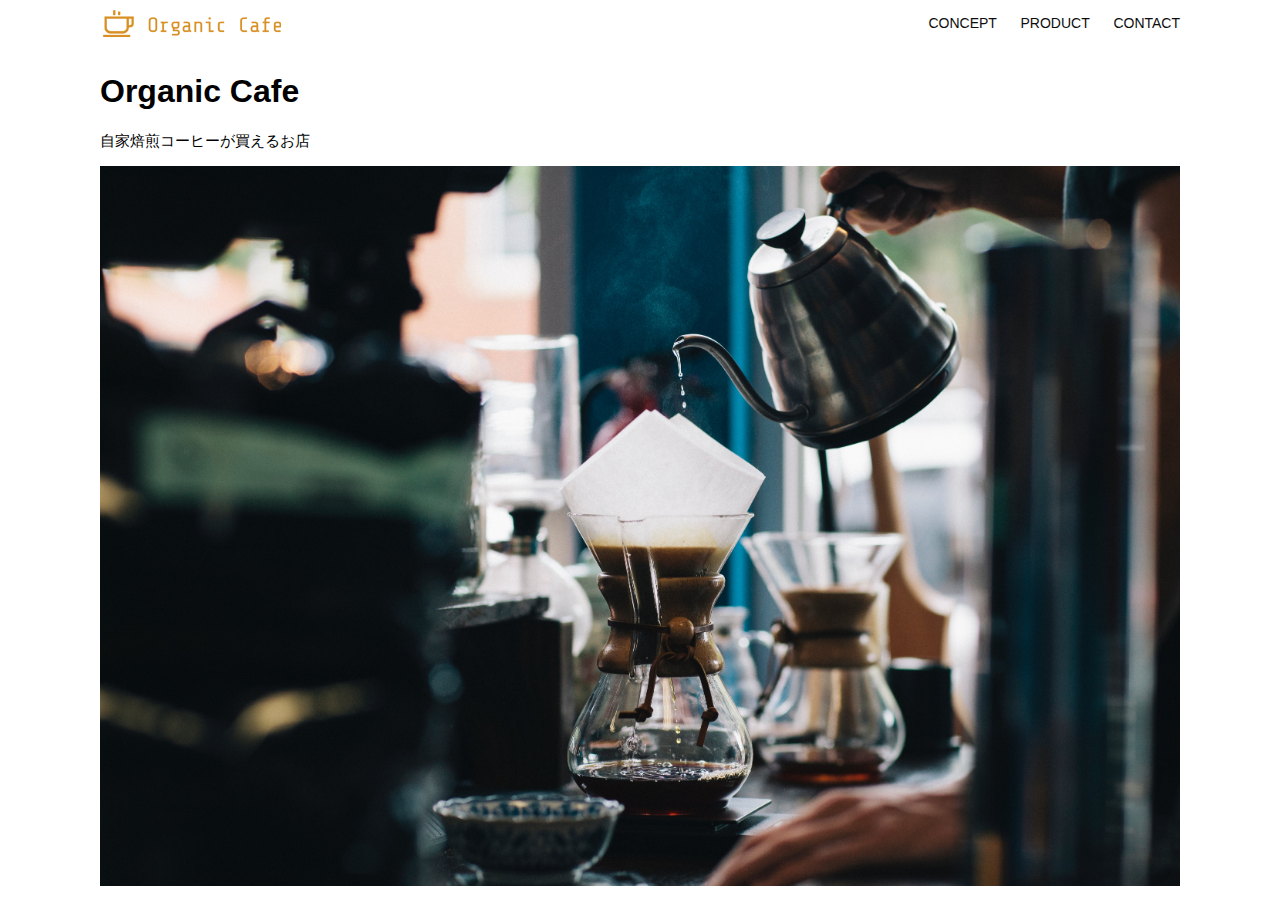
<file: html-css-kadai_013/index.html>
<!DOCTYPE html>
<html>

<head>
  <title>Organic Cafe</title>
  <meta charset="UTF-8" />
  <meta name="description" content="自家焙煎のコーヒーがお家で楽しめるOrganic Cafe" />
  <meta name="viewport" content="width=device-width, initial-scale=1.0" />
  <link rel="stylesheet" href="style.css" />
</head>

<body>
  <!-- ヘッダー -->
  <header>
    <!-- ロゴ -->
    <a href="index.html" id="logo"><img src="images/logo.png" alt="トップページに戻る" /></a>

    <!-- PC用ナビゲーション -->
    <nav id="nav-pc">
      <a href="index.html#concept">CONCEPT</a>
      <a href="index.html#product">PRODUCT</a>
      <a href="index.html#contact">CONTACT</a>
    </nav>
    <img id="menu-sp" src="images/button-menu.png" alt="ナビゲーションを開く"
      onclick="document.getElementById('nav-sp').style.display = 'block'">
    <nav id="nav-sp">
      <ul>
        <li>
          <img id="close" src="images/button-close.png" alt="ナビゲーションを閉じる"
            onclick="document.getElementById('nav-sp').style.display = 'none'">
        </li>
        <li>
          <a id="logo-sp" href="index.html" onclick="document.getElementById('nav-sp').style.display = 'none'"><img
              src="images/logo-sp.png" alt="トップページに戻る"></a>
        </li>
        <li><a class="menu" href="index.html#concept"
            onclick="document.getElementById('nav-sp').style.display = 'none'">CONCEPT</a></li>
        <li><a class="menu" href="index.html#product"
            onclick="document.getElementById('nav-sp').style.display = 'none'">PRODUCT</a></li>
        <li><a class="menu" href="index.html#contact"
            onclick="document.getElementById('nav-sp').style.display = 'none'">CONTACT</a></li>
      </ul>
    </nav>
  </header>

  <main>
    <article>
      <!-- メインビジュアル -->
      <section id="main-visual">
        <div id="main-message">
          <h1>Organic Cafe</h1>
          <p>自家焙煎コーヒーが買えるお店</p>
        </div>
        <img src="images/main-image.jpg" alt="コーヒーをハンドドリップで淹れる画像" />
      </section>
    </article>
  </main>
</body>

</html>
</file>
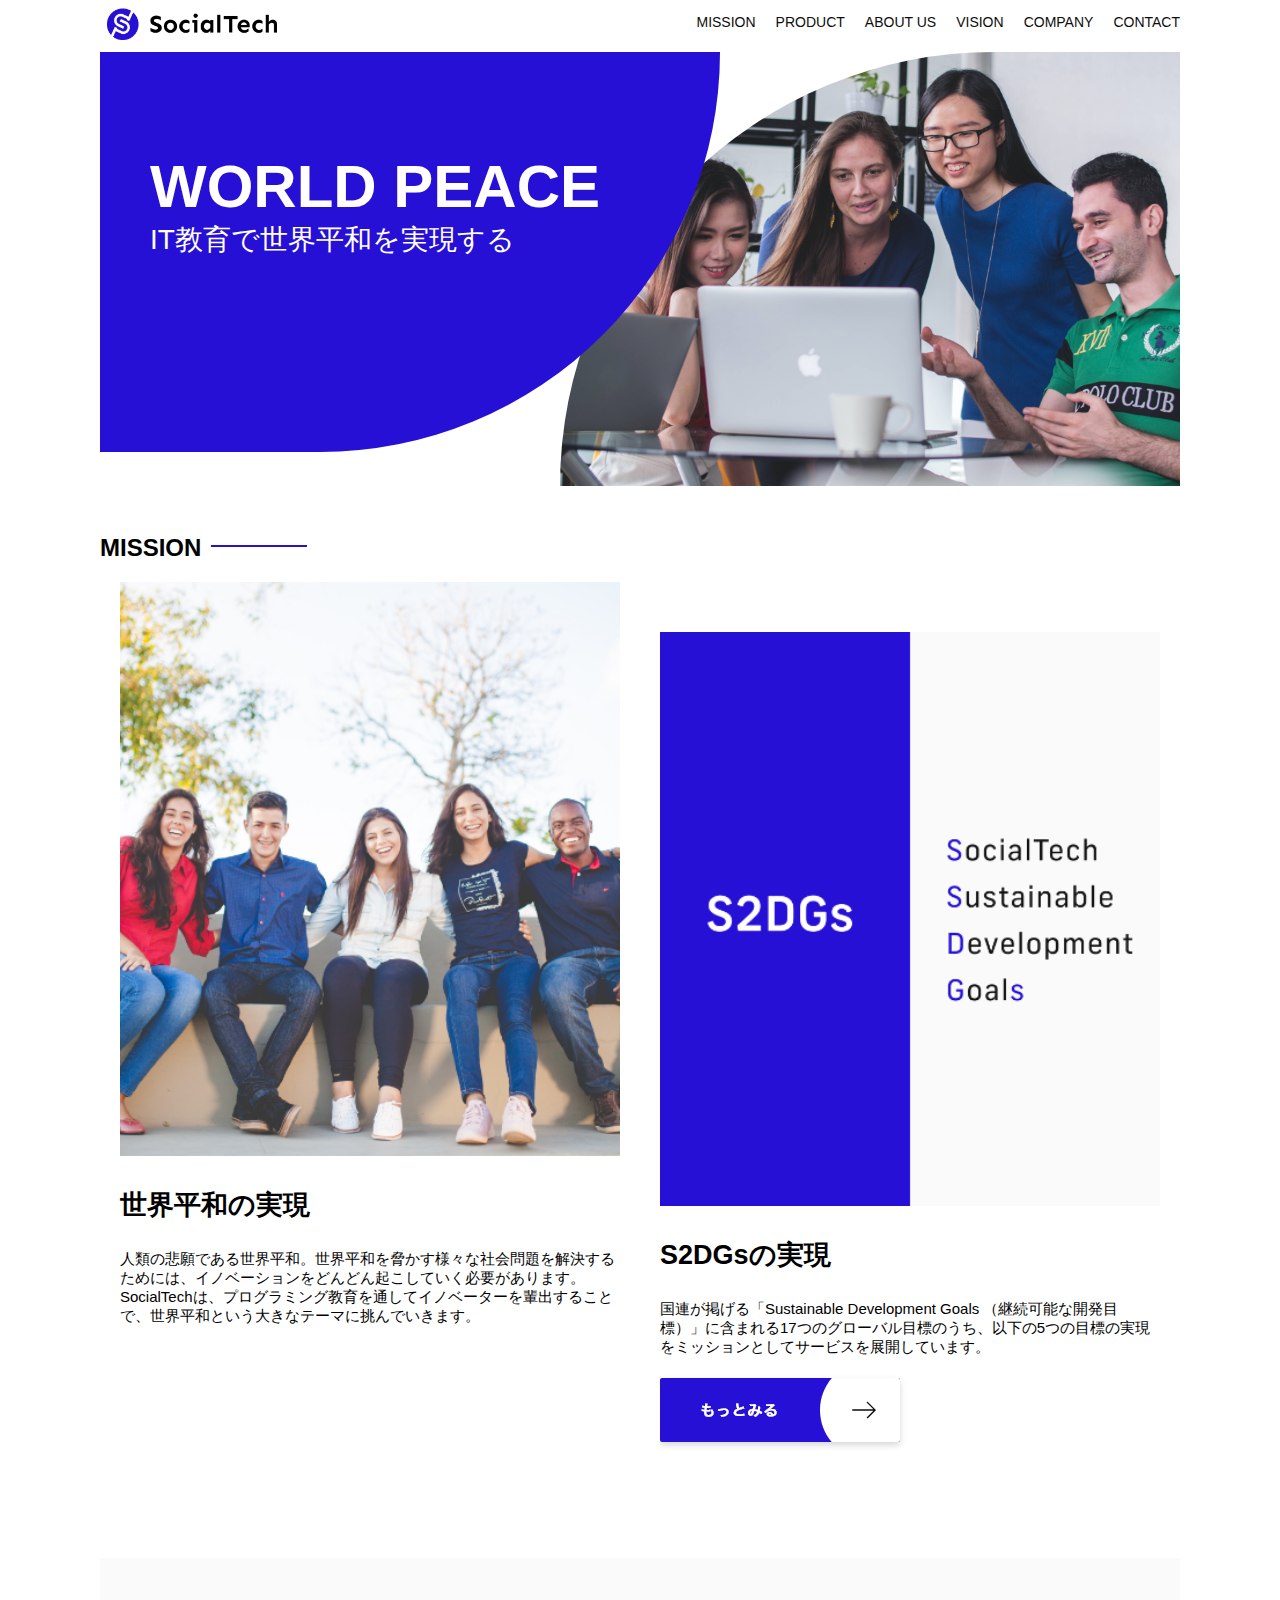
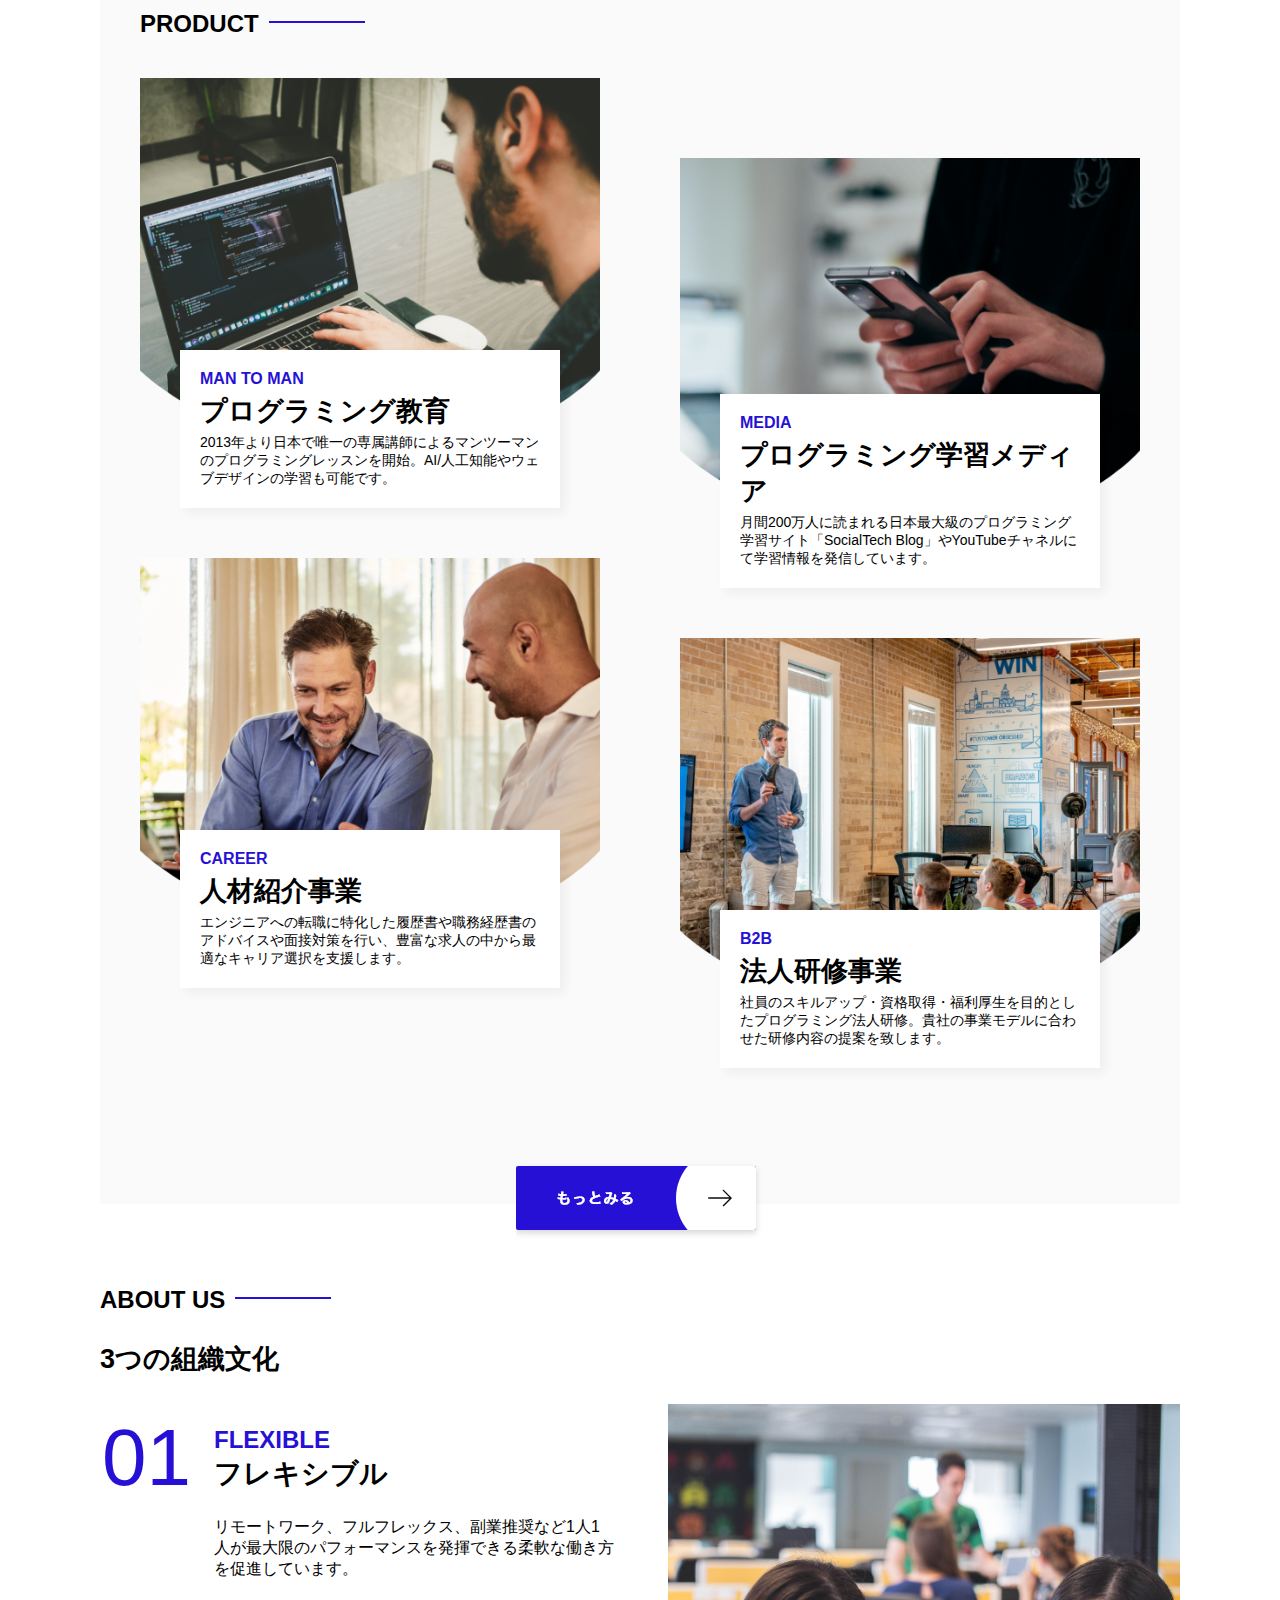
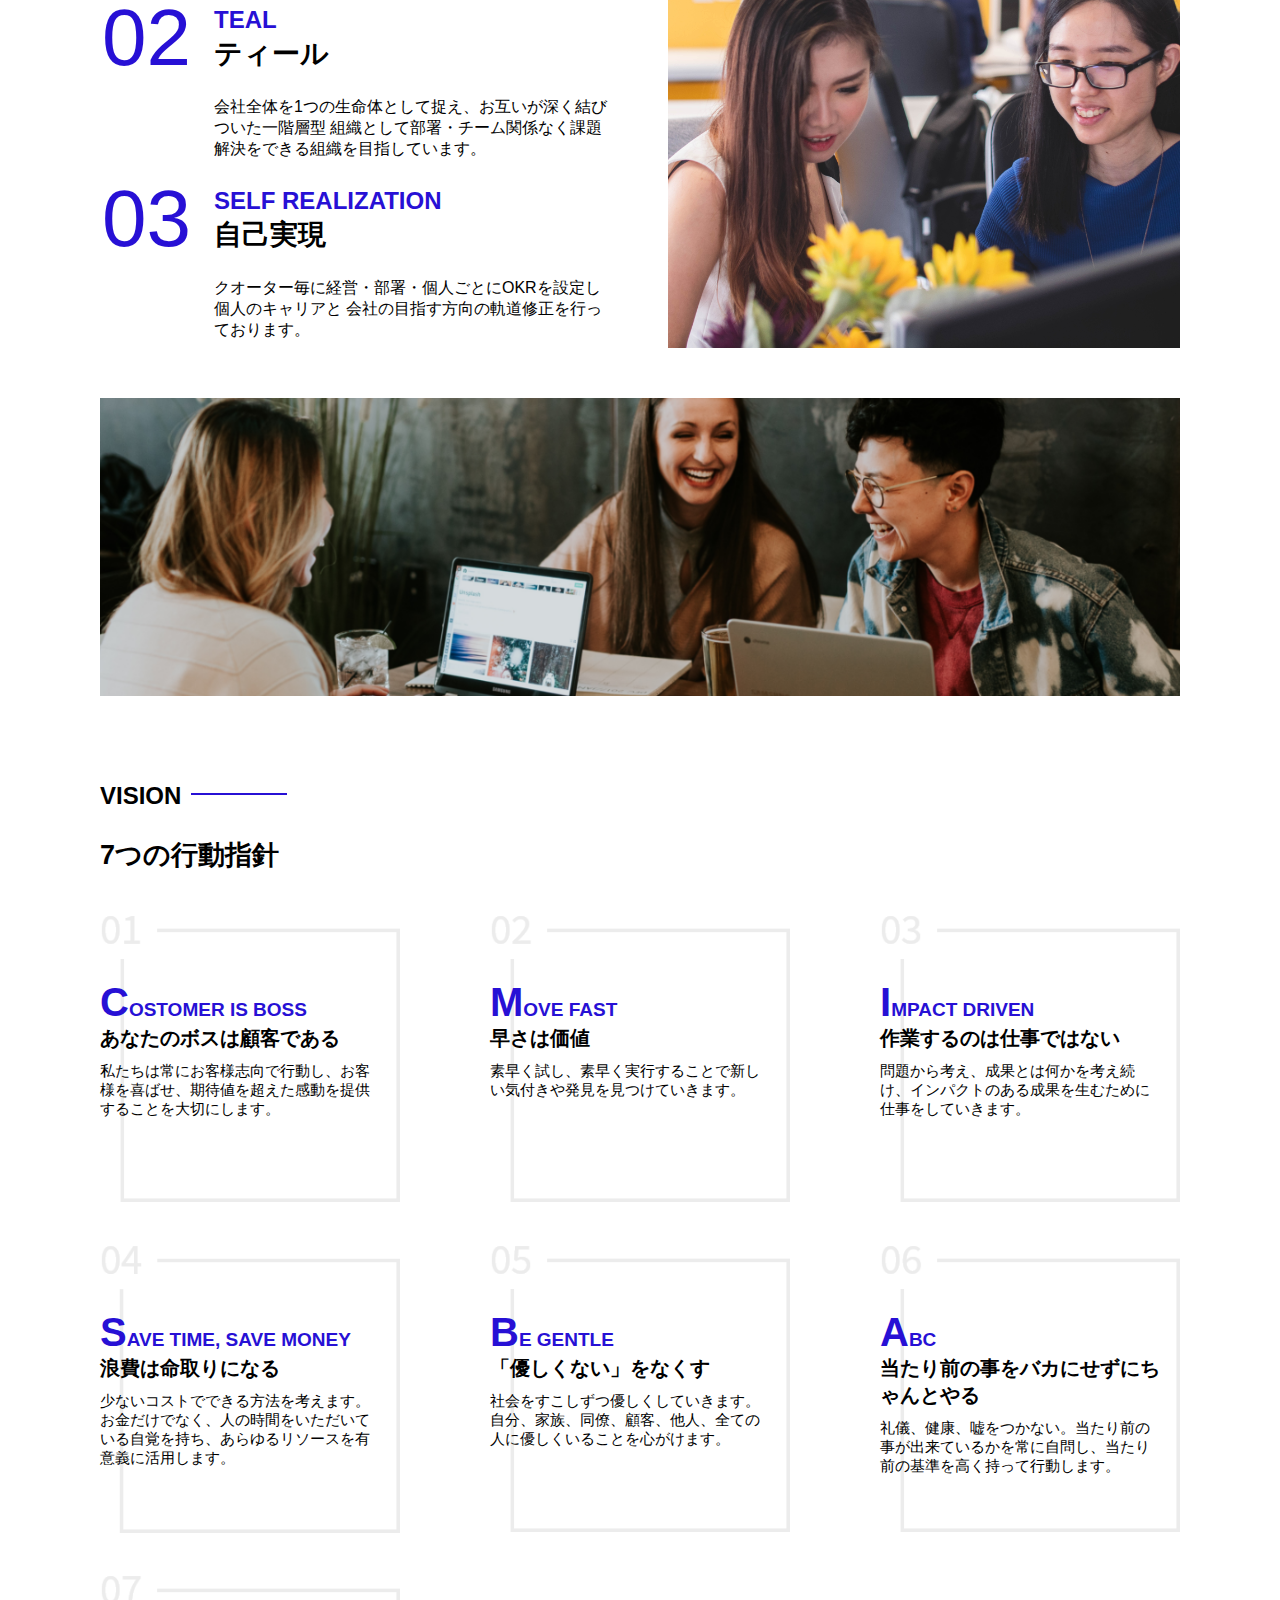
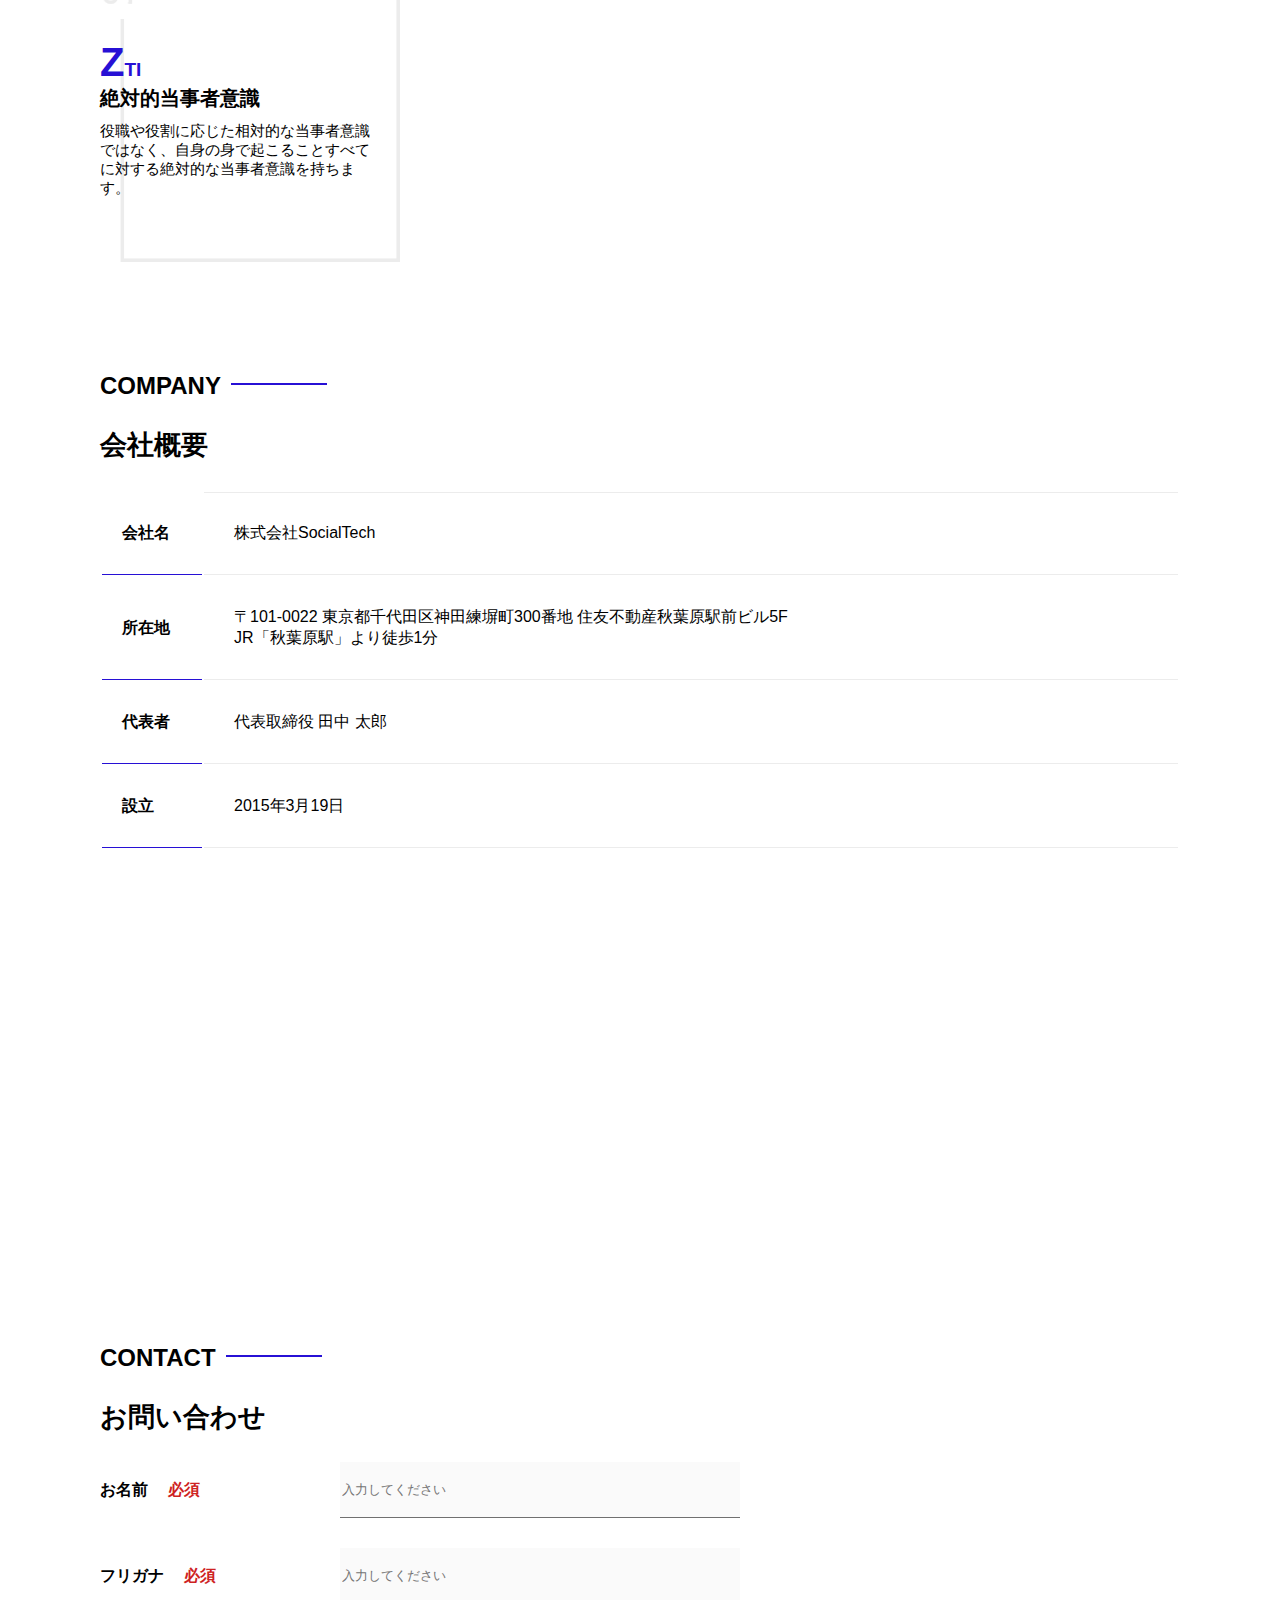
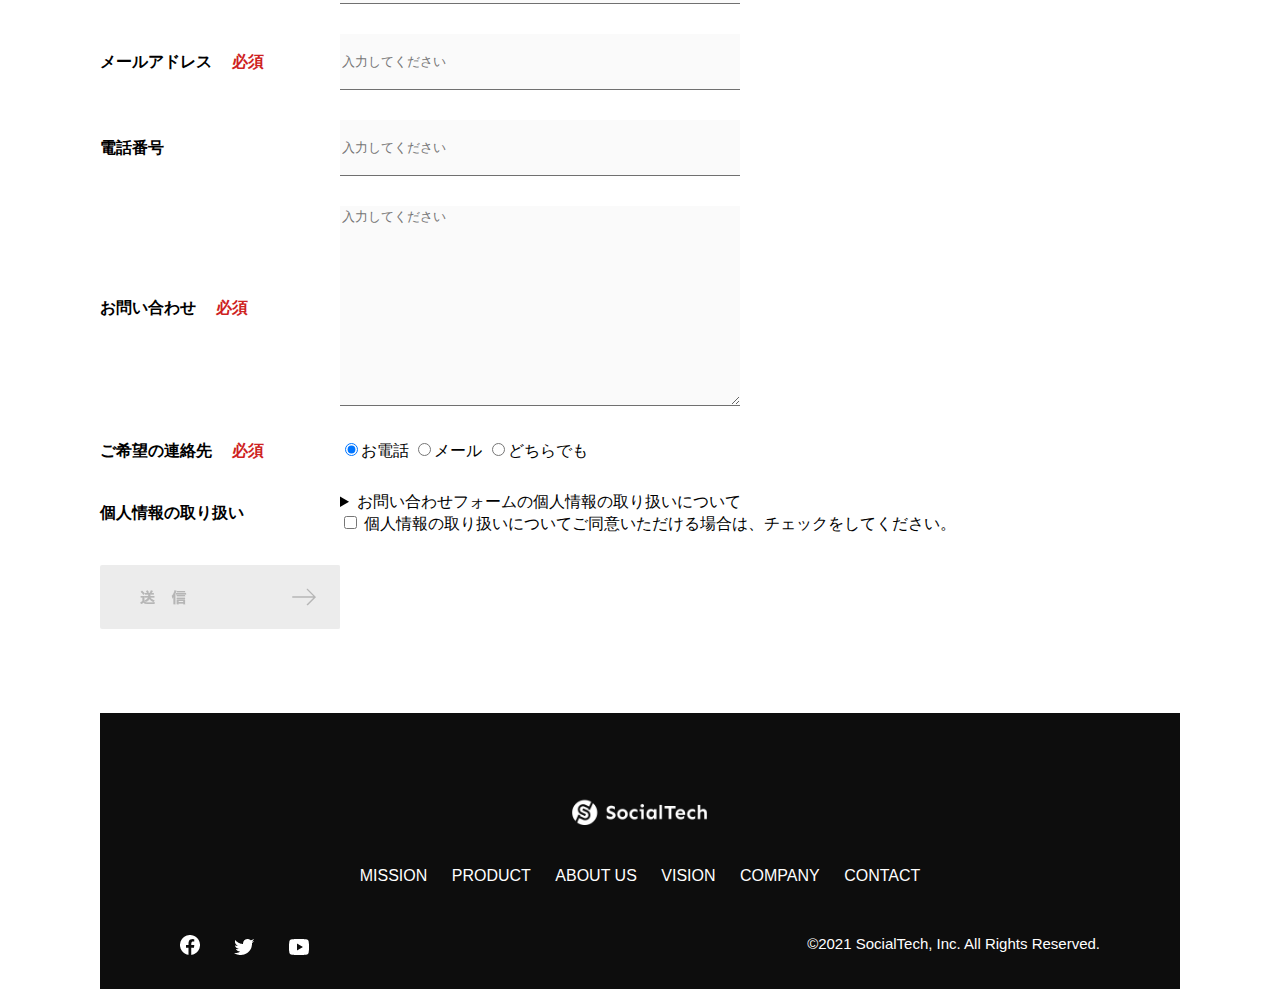
<file: kadai_tutorial_output/socialtech/index.html>
<!DOCTYPE html>
<html>

<head>
    <title>SocialTech</title>
    <meta charset="UTF-8">
    <meta name="description" content="SocialTechはEdTech業界のリーディングカンパニーを目指します。">
    <meta name="viewport" content="width=device-width, initial-scale=1.0">
    <link rel="stylesheet" href="style.css">
</head>

<body>
    <header>
        <a href="index.html" id="logo">
            <img src="images/logo.png" alt="トップページに戻る">
        </a>
        <nav id="nav-pc">
            <ul>
                <li><a href="mission.html">MISSION</a></li>
                <li><a href="product.html">PRODUCT</a></li>
                <li><a href="index.html#aboutus">ABOUT US</a></li>
                <li><a href="index.html#bision">VISION</a></li>
                <li><a href="index.html#company">COMPANY</a></li>
                <li><a href="index.html#contact">CONTACT</a></li>
            </ul>
        </nav>
        <button id="menu-sp" onclick="document.getElementById('nav-sp').style.display = 'block'">
            <img src="images/button-menu.png" alt="ナビゲーションを開く">
        </button>
        <div id="nav-sp">
            <button id="close" onclick="document.getElementById('nav-sp').style.display = 'none'">
                <img src="images/button-close.png" alt="ナビゲーションを閉じる">
            </button>

            <nav>
                <ul>
                    <li>
                        <a id="logo-sp" href="index.html"
                            onclick="document.getElementById('nav-sp').style.display = 'none'"><img
                                src="images/logo-sp.png" alt="トップページに戻る"></a>
                    </li>
                    <li><a class="menu" href="mission.html"
                            onclick="document.getElementById('nav-sp').style.display = 'none'">MISSION</a></li>
                    <li><a class="menu" href="product.html"
                            onclick="document.getElementById('nav-sp').style.display = 'none'">PRODUCT</a></li>
                    <li><a class="menu" href="index.html#aboutus"
                            onclick="document.getElementById('nav-sp').style.display = 'none'">ABOUT US</a></li>
                    <li><a class="menu" href="index.html#vision"
                            onclick="document.getElementById('nav-sp').style.display = 'none'">VISION</a></li>
                    <li><a class="menu" href="index.html#company"
                            onclick="document.getElementById('nav-sp').style.display = 'none'">COMPANY</a></li>
                    <li><a class="menu" href="index.html#contact"
                            onclick="document.getElementById('nav-sp').style.display = 'none'">CONTACT</a></li>
                </ul>
            </nav>
            <div id="sns">
                <a href="https://www.facebook.com/sejuku2013">
                    <img src="images/button-facebook.png" alt="Facebookのリンク">
                </a>
                <a href="https://twitter.com/samuraijuku">
                    <img src="images/button-twitter.png" alt="Twitterのリンク">
                </a>
                <a href="https://www.youtube.com/channel/UCCFOQO5aDK0xXam4cUQXT8g">
                    <img src="images/button-youtube.png" alt="YouTubeのリンク">
                </a>
            </div>
        </div>
    </header>
    <main>
        <article>
            <section id="main-visual">
                <div id="main-message">
                    <h1>WORLD PEACE</h1>
                    <p>IT教育で世界平和を実現する</p>
                </div>
                <img src="images/index/index-main.png" alt="PCの周りに集まる多国籍の仲間たち">
            </section>

            <section id="mission">
                <h2 class="index-h2">MISSION</h2>
                <div id="mission-flex">
                    <div>
                        <img id="mission-photo" src="images/index/index-mission.png" alt="野外のベンチで写真を撮影する外国籍の仲間たち">
                        <h3>世界平和の実現</h3>
                        <p>
                            人類の悲願である世界平和。世界平和を脅かす様々な社会問題を解決するためには、イノベーションをどんどん起こしていく必要があります。SocialTechは、プログラミング教育を通してイノベーターを輩出することで、世界平和という大きなテーマに挑んでいきます。
                        </p>
                    </div>
                    <div>
                        <img id="s2dgs" src="images/index/s2dgs.png" alt="S2DGs">
                        <h3>S2DGsの実現</h3>
                        <p>国連が掲げる「Sustainable Development Goals
                            （継続可能な開発目標）」に含まれる17つのグローバル目標のうち、以下の5つの目標の実現をミッションとしてサービスを展開しています。</p>
                        <a href="mission.html">
                            <img src="images/button-more.png" alt="もっとみる">
                        </a>
                    </div>
                </div>
            </section>

            <section id="product">
                <h2 class="index-h2">PRODUCT</h2>
                <div class="product-flex">
                    <div id="product-left">
                        <div>
                            <img class="product-photo" src="images/index/index-mantoman.png" alt="PCでコードを書く男性">
                            <div class="product-explain">
                                <span>MAN TO MAN</span>
                                <h3>プログラミング教育</h3>
                                <p>2013年より日本で唯一の専属講師によるマンツーマンのプログラミングレッスンを開始。AI/人工知能やウェブデザインの学習も可能です。</p>
                            </div>
                        </div>
                        <div>
                            <img class="product-photo" src="images/index/index-career.png" alt="笑顔で話し合う2人の男性">
                            <div class="product-explain">
                                <span>CAREER</span>
                                <h3>人材紹介事業</h3>
                                <p>エンジニアへの転職に特化した履歴書や職務経歴書のアドバイスや面接対策を行い、豊富な求人の中から最適なキャリア選択を支援します。</p>
                            </div>
                        </div>
                    </div>
                    <div id="product-right">
                        <div>
                            <img class="product-photo" src="images/index/index-media.png" alt="スマートフォンを操作する人">
                            <div class="product-explain">
                                <span>MEDIA</span>
                                <h3>プログラミング学習メディア</h3>
                                <p>月間200万人に読まれる日本最大級のプログラミング学習サイト「SocialTech Blog」やYouTubeチャネルにて学習情報を発信しています。</p>
                            </div>
                        </div>
                        <div>
                            <img class="product-photo" src="images/index/index-b2b.png" alt="公演中の男性とそれを聞く人々">
                            <div class="product-explain">
                                <span>B2B</span>
                                <h3>法人研修事業</h3>
                                <p>社員のスキルアップ・資格取得・福利厚生を目的としたプログラミング法人研修。貴社の事業モデルに合わせた研修内容の提案を致します。</p>
                            </div>
                        </div>
                    </div>
                </div>
                <div id="product-more">
                    <a href="product.html">
                        <img src="images/button-more.png" alt="もっとみる">
                    </a>
                </div>
            </section>

            <section id="aboutus">
                <h2 class="index-h2">ABOUT US</h2>
                <h3>3つの組織文化</h3>
                <div>
                    <table class="culture-table">

                        <tr>
                            <td class="culture-num">01</td>
                            <th><span class="culture-en">FLEXIBLE</span><br>フレキシブル</th>
                        </tr>
                        <tr>
                            <td>

                            </td>
                            <td class="culture-description">リモートワーク、フルフレックス、副業推奨など1人1人が最大限のパフォーマンスを発揮できる柔軟な働き方を促進しています。
                            </td>
                        </tr>
                        <tr>
                            <td class="culture-num">02</td>
                            <th><span class="culture-en">TEAL</span><br>ティール</th>
                        </tr>
                        <tr>
                            <td>

                            </td>
                            <td class="culture-description">会社全体を1つの生命体として捉え、お互いが深く結びついた一階層型
                                組織として部署・チーム関係なく課題解決をできる組織を目指しています。</td>
                        </tr>
                        <tr>
                            <td class="culture-num">03</td>
                            <th><span class="culture-en">SELF REALIZATION</span><br>自己実現</th>
                        </tr>
                        <tr>
                            <td>

                            </td>
                            <td class="culture-description">クオーター毎に経営・部署・個人ごとにOKRを設定し個人のキャリアと 会社の目指す方向の軌道修正を行っております。
                            </td>
                        </tr>

                    </table>
                    <img class="culture-img" src="images/index/index-aboutus1.png" alt="笑顔で話し合う2人の女性">
                </div>
                <img class="culture-img2" src="images/index/index-aboutus2.png" alt="笑顔で話し合う3人の男女">
            </section>

            <section id="vision">
                <h2 class="index-h2">VISION</h2>
                <h3>7つの行動指針</h3>
                <div>
                    <div class="vision-box">
                        <img src="images/index/vision-01.png" alt="01">
                        <div>
                            <h4>COSTOMER IS BOSS</h4>
                            <h5>あなたのボスは顧客である</h5>
                            <p>私たちは常にお客様志向で行動し、お客様を喜ばせ、期待値を超えた感動を提供することを大切にします。</p>
                        </div>
                    </div>
                    <div class="vision-box">
                        <img src="images/index/vision-02.png" alt="02">
                        <div>
                            <h4>MOVE FAST</h4>
                            <h5>早さは価値</h5>
                            <p>素早く試し、素早く実行することで新しい気付きや発見を見つけていきます。</p>
                        </div>
                    </div>
                    <div class="vision-box">
                        <img src="images/index/vision-03.png" alt="03">
                        <div>
                            <h4>IMPACT DRIVEN</h4>
                            <h5>作業するのは仕事ではない</h5>
                            <p>問題から考え、成果とは何かを考え続け、インパクトのある成果を生むために仕事をしていきます。</p>
                        </div>
                    </div>
                    <div class="vision-box">
                        <img src="images/index/vision-04.png" alt="04">
                        <div>
                            <h4>SAVE TIME, SAVE MONEY</h4>
                            <h5>浪費は命取りになる</h5>
                            <p>少ないコストでできる方法を考えます。お金だけでなく、人の時間をいただいている自覚を持ち、あらゆるリソースを有意義に活用します。</p>
                        </div>
                    </div>
                    <div class="vision-box">
                        <img src="images/index/vision-05.png" alt="05">
                        <div>
                            <h4>BE GENTLE</h4>
                            <h5>「優しくない」をなくす</h5>
                            <p>社会をすこしずつ優しくしていきます。自分、家族、同僚、顧客、他人、全ての人に優しくいることを心がけます。</p>
                        </div>
                    </div>
                    <div class="vision-box">
                        <img src="images/index/vision-06.png" alt="06">
                        <div>
                            <h4>ABC</h4>
                            <h5>当たり前の事をバカにせずにちゃんとやる</h5>
                            <p>礼儀、健康、嘘をつかない。当たり前の事が出来ているかを常に自問し、当たり前の基準を高く持って行動します。</p>
                        </div>
                    </div>
                    <div class="vision-box">
                        <img src="images/index/vision-07.png" alt="07">
                        <div>
                            <h4>ZTI</h4>
                            <h5>絶対的当事者意識</h5>
                            <p>役職や役割に応じた相対的な当事者意識ではなく、自身の身で起こることすべてに対する絶対的な当事者意識を持ちます。</p>
                        </div>
                    </div>


                </div>
            </section>

            <section id="company">
                <h2 class="index-h2">COMPANY</h2>
                <h3>会社概要</h3>
                <table id="company-table">
                    <tr>
                        <th class="tableheader tableheader-first">会社名</th>
                        <td class="cell cell-first">株式会社SocialTech</td>
                    </tr>
                    <tr>
                        <th class="tableheader">所在地</th>
                        <td class="cell">〒101-0022 東京都千代田区神田練塀町300番地 住友不動産秋葉原駅前ビル5F<br>JR「秋葉原駅」より徒歩1分</td>
                    </tr>
                    <tr>
                        <th class="tableheader">代表者</th>
                        <td class="cell">代表取締役 田中 太郎</td>
                    </tr>
                    <tr>
                        <th class="tableheader">設立</th>
                        <td class="cell">2015年3月19日</td>
                    </tr>
                </table>
                <iframe
                    src="https://www.google.com/maps/embed?pb=!1m18!1m12!1m3!1d3240.068855133679!2d139.77207767636907!3d35.69992317258127!2m3!1f0!2f0!3f0!3m2!1i1024!2i768!4f13.1!3m3!1m2!1s0x60188fee13660e23%3A0x77137876edf742ac!2z5L2P5Y-L5LiN5YuV55Sj56eL6JGJ5Y6f6aeF5YmN44OT44Or!5e0!3m2!1sja!2sjp!4v1730500817305!5m2!1sja!2sjp"
                    width="600" height="450" style="border:0;" allowfullscreen="" loading="lazy"
                    referrerpolicy="no-referrer-when-downgrade"></iframe>
            </section>

            <section id="contact">
                <h2 class="indexe-h2">CONTACT</h2>
                <h3>お問い合わせ</h3>
                <form>
                    <div>
                        <div class="contact-heading">
                            <label class="contact-label">お名前<span class="contact-span">必須</span></label>
                        </div>
                        <div>
                            <input type="text" name="name" placeholder="入力してください" class="contact-textbox">
                        </div>
                    </div>
                    <div>
                        <div class="contact-heading">
                            <label class="contact-label">フリガナ<span class="contact-span">必須</span></label>
                        </div>
                        <div>
                            <input type="text" name="hurigana" placeholder="入力してください" class="contact-textbox">
                        </div>
                    </div>
                    <div>
                        <div class="contact-heading">
                            <label class="contact-label">メールアドレス<span class="contact-span">必須</span></label>
                        </div>
                        <div>
                            <input type="text" name="email" placeholder="入力してください" class="contact-textbox">
                        </div>
                    </div>
                    <div>
                        <div class="contact-heading">
                            <label class="contact-label">電話番号</label>
                        </div>
                        <div>
                            <input type="text" name="tel" placeholder="入力してください" class="contact-textbox">
                        </div>
                    </div>
                    <div>
                        <div class="contact-heading">
                            <label class="contact-label">お問い合わせ<span class="contact-span">必須</span></label>
                        </div>
                        <div>
                            <textarea class="contact-textarea" placeholder="入力してください" name="message"></textarea>
                        </div>
                    </div>
                    <div>
                        <div class="contact-heading">
                            <label class="contact-label">ご希望の連絡先<span class=contact-span>必須</span></label>
                        </div>
                        <div>
                            <input class="radiobutton" type="radio" value="tel" name="contact"
                                checked><label>お電話</label>
                            <input class="radiobutton" type="radio" value="mail" name="contact"><label>メール</label>
                            <input class="radiobutton" type="radio" value="both" name="contact"><label>どちらでも</label>
                        </div>
                    </div>
                    <div>
                        <div class="contact-heading">
                            <label class="contact-label">個人情報の取り扱い</label>
                        </div>
                        <div>
                            <details>
                                <summary>お問い合わせフォームの個人情報の取り扱いについて</summary>
                                <div>
                                    <dl>
                                        <dt>１．組織の名称又は氏名</dt>
                                        <dd>株式会社SocialTech</dd>
                                        <dt>２．個人情報保護管理者（若しくはその代理人）の氏名又は職名、所属及び連絡先</dt>
                                        <dd>
                                            <p>鈴木 一郎 コーポレート部</p>
                                            <p>メールアドレス：samurai@example.com</p>
                                            <p>TEL：03-1234-5678</p>
                                        </dd>
                                        <dt>３．個人情報の利用目的</dt>
                                        <dd>
                                            <ul>
                                                <li>本サービス及び本サービスに関連する情報の提供又はそれらに関する連絡のため</li>
                                                <li>ユーザーの本人確認のため</li>
                                                <li>当社サービスのご案内のため</li>
                                                <li>当社の商品等の広告または宣伝（電子メールによるものを含むものとします。）</li>
                                            </ul>
                                        </dd>
                                        <dt>４．個人情報の取り扱い業務の委託</dt>
                                        <dd>
                                            個人情報の取扱業務の全部または一部を外部に業務委託する場合があります。その際、弊社は、個人情報を適切に保護できる管理体制を敷き実行していることを条件として委託先を厳選したうえで、機密保持契約を委託先と締結し、お客様の個人情報を厳密に管理させます。
                                        </dd>
                                        <dt>５．個人情報の開示等の請求</dt>
                                        <dd>
                                            お客様は、弊社に対してご自身の個人情報の開示等（利用目的の通知、開示、内容の訂正・追加・削除、利用の停止または消去、第三者への提供の停止）に関して、当社問合わせ窓口に申し出ることができます。<br>
                                            その際、弊社はお客様ご本人を確認させていただいたうえで、合理的な期間内に対応いたします。<br>
                                            なお、個人情報に関する弊社問合わせ先は、次の通りです。
                                        </dd>
                                        <dd>
                                            <p>株式会社SocialTech　個人情報問合せ窓口</p>
                                            <p>〒150-0043　東京都千代田区神田練塀町300番地 住友不動産秋葉原駅前ビル5F</p>
                                            <p>メールアドレス：samurai@example.com　TEL：03-1234-5678</p>
                                        </dd>
                                        <dt>６．個人情報を提供されることの任意性について</dt>
                                        <dd>お客様がご自身の個人情報を弊社に提供されるか否かは、お客様のご判断によりますが、もしご提供されない場合には、適切なサービスが提供できない場合がありますので予めご了承ください。
                                        </dd>
                                    </dl>
                                </div>
                            </details>
                            <input type="checkbox" name="agree">
                            <span>個人情報の取り扱いについてご同意いただける場合は、チェックをしてください。</span>
                        </div>
                    </div>
                    <input type="image" src="images/button-submit.png" alt="送信する">
                </form>
            </section>
        </article>
    </main>

    <footer>
        <div id="footer-logo">
            <img src="images/logo-sp.png" alt="SocialTech">
        </div>
        <div id="footer-link">
            <a href="mission.html">MISSION</a>
            <a href="product.html">PRODUCT</a>
            <a href="index.html#aboutus">ABOUT US</a>
            <a href="index.html#vision">VISION</a>
            <a href="index.html#company">COMPANY</a>
            <a href="index.html#contact">CONTACT</a>
        </div>
        <div id="sns-footer">
            <div class="sns-btns">
                <a href="https://www.facebook.com/seijuku2013"><img src="images/button-facebook.png"
                        alt="Facebookのリンク"></a>
                <a href="https://twitter.com/samuraijuku"><img src="images/button-twitter.png" alt="Twitterのリンク"></a>
                <a href="https://www.youtube.com/channel/UCCFOQO5aDK0xXam4cUQXT8g"><img src="images/button-youtube.png"
                        alt="YouTubeのリンク"></a>
            </div>
            <p id="copyright">&copy;2021 SocialTech, Inc. All Rights Reserved.</p>
        </div>
    </footer>
</body>

</html>
</file>
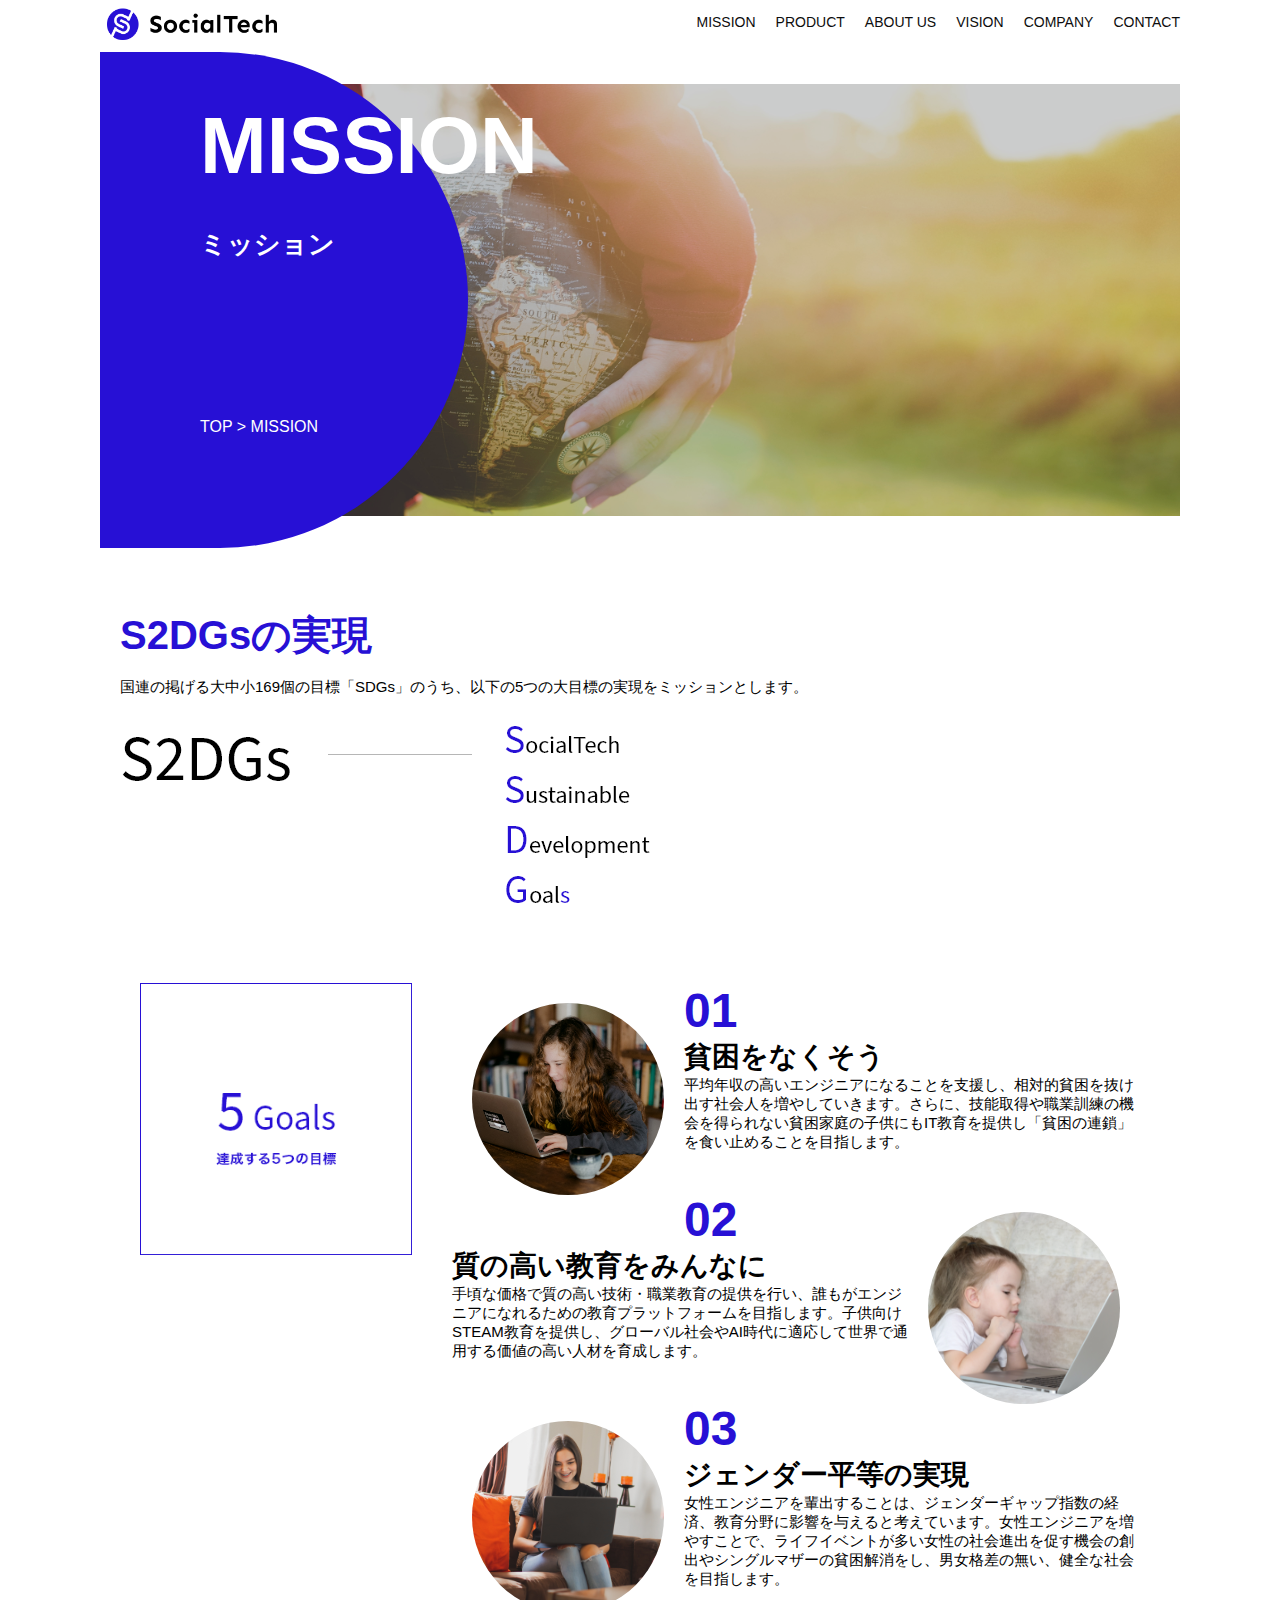
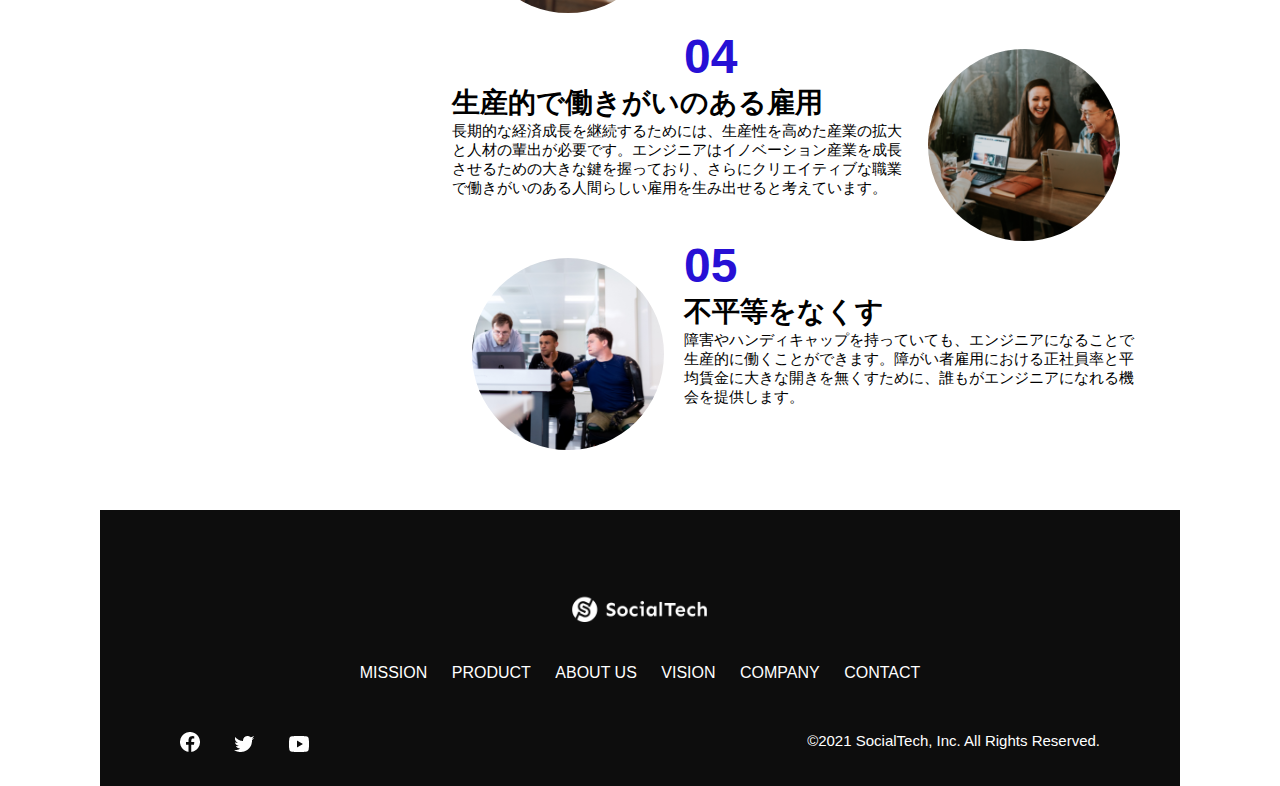
<file: kadai_tutorial_output/socialtech/mission.html>
<!DOCTYPE html>
<html>

<head>
    <title>SocialTech - MISSION ミッション -</title>
    <meta charset="UTF-8">
    <meta name="description" content="SocialTechが目指す5つの目標（S2DGs）を紹介します">
    <meta name="viewport" content="width=device-width, initial-scale=1.0">
    <link rel="stylesheet" href="style.css">
</head>

<body>
    <header>
        <a href="index.html" id="logo">
            <img src="images/logo.png" alt="トップページに戻る">
        </a>
        <nav id="nav-pc">
            <ul>
                <li><a href="mission.html">MISSION</a></li>
                <li><a href="product.html">PRODUCT</a></li>
                <li><a href="index.html#aboutus">ABOUT US</a></li>
                <li><a href="index.html#bision">VISION</a></li>
                <li><a href="index.html#company">COMPANY</a></li>
                <li><a href="index.html#contact">CONTACT</a></li>
            </ul>
        </nav>
        <button id="menu-sp" onclick="document.getElementById('nav-sp').style.display = 'block'">
            <img src="images/button-menu.png" alt="ナビゲーションを開く">
        </button>
        <div id="nav-sp">
            <button id="close" onclick="document.getElementById('nav-sp').style.display = 'none'">
                <img src="images/button-close.png" alt="ナビゲーションを閉じる">
            </button>

            <nav>
                <ul>
                    <li>
                        <a id="logo-sp" href="index.html"
                            onclick="document.getElementById('nav-sp').style.display = 'none'"><img
                                src="images/logo-sp.png" alt="トップページに戻る"></a>
                    </li>
                    <li><a class="menu" href="mission.html"
                            onclick="document.getElementById('nav-sp').style.display = 'none'">MISSION</a></li>
                    <li><a class="menu" href="product.html"
                            onclick="document.getElementById('nav-sp').style.display = 'none'">PRODUCT</a></li>
                    <li><a class="menu" href="index.html#aboutus"
                            onclick="document.getElementById('nav-sp').style.display = 'none'">ABOUT US</a></li>
                    <li><a class="menu" href="index.html#vision"
                            onclick="document.getElementById('nav-sp').style.display = 'none'">VISION</a></li>
                    <li><a class="menu" href="index.html#company"
                            onclick="document.getElementById('nav-sp').style.display = 'none'">COMPANY</a></li>
                    <li><a class="menu" href="index.html#contact"
                            onclick="document.getElementById('nav-sp').style.display = 'none'">CONTACT</a></li>
                </ul>
            </nav>
            <div id="sns">
                <a href="https://www.facebook.com/sejuku2013">
                    <img src="images/button-facebook.png" alt="Facebookのリンク">
                </a>
                <a href="https://twitter.com/samuraijuku">
                    <img src="images/button-twitter.png" alt="Twitterのリンク">
                </a>
                <a href="https://www.youtube.com/channel/UCCFOQO5aDK0xXam4cUQXT8g">
                    <img src="images/button-youtube.png" alt="YouTubeのリンク">
                </a>
            </div>
        </div>
    </header>
    <main>
        <article>
            <section id="mission-main">
                <div class="mission-main-inner">
                    <div id="mission-title">
                        <h1>MISSION<br><span>ミッション</span></h1>
                        <p>TOP > MISSION</p>
                    </div>
                </div>
            </section>

            <section id="mission-s2dgs">
                <h2 class="mission-h2">S2DGsの実現</h2>
                <p>国連の掲げる大中小169個の目標「SDGs」のうち、以下の5つの大目標の実現をミッションとします。</p>
                <img src="images/mission/mission-s2dgs.png" alt="S2DGs">
            </section>

            <section id="mission-five-goals">
                <div class="five-goals-image">
                    <img src="images/mission/mission-5goals.png" alt="5Goals">
                </div>
                <div class="five-goals-read">
                    <div>
                        <img class="fivegoals-image-left" src="images/mission/mission-5goals01.png" alt="PCを操作する女の子">
                        <span class="fivegoals-number">01</span>
                        <h3 class="fivegoals-h3">貧困をなくそう</h3>
                        <p class="fivegoals-p">平均年収の高いエンジニアになることを支援し、相対的貧困を抜け出す社会人を増やしていきます。さらに、技能取得や職業訓練の機会を得られない貧困家庭の子供にもIT教育を提供し「貧困の連鎖」を食い止めることを目指します。</p>
                    </div>
                    <div>
                        <img class="fivegoals-image-right" src="images/mission/mission-5goals02.png" alt="PCを見つめる小さい女の子">
                        <span class="fivegoals-number">02</span>
                        <h3 class="fivegoals-h3">質の高い教育をみんなに</h3>
                        <p class="fivegoals-p">手頃な価格で質の高い技術・職業教育の提供を行い、誰もがエンジニアになれるための教育プラットフォームを目指します。子供向けSTEAM教育を提供し、グローバル社会やAI時代に適応して世界で通用する価値の高い人材を育成します。</p>
                    </div>
                    <div>
                        <img class="fivegoals-image-left" src="images/mission/mission-5goals03.png" alt="PCを操作する女性">
                        <span class="fivegoals-number">03</span>
                        <h3 class="fivegoals-h3">ジェンダー平等の実現</h3>
                        <p class="fivegoals-p">女性エンジニアを輩出することは、ジェンダーギャップ指数の経済、教育分野に影響を与えると考えています。女性エンジニアを増やすことで、ライフイベントが多い女性の社会進出を促す機会の創出やシングルマザーの貧困解消をし、男女格差の無い、健全な社会を目指します。</p>
                    </div>
                    <div>
                        <img class="fivegoals-image-right" src="images/mission/mission-5goals04.png" alt="笑顔で話し合う3人の男女">
                        <span class="fivegoals-number">04</span>
                        <h3 class="fivegoals-h3">生産的で働きがいのある雇用</h3>
                        <p class="fivegoals-p">長期的な経済成長を継続するためには、生産性を高めた産業の拡大と人材の輩出が必要です。エンジニアはイノベーション産業を成長させるための大きな鍵を握っており、さらにクリエイティブな職業で働きがいのある人間らしい雇用を生み出せると考えています。</p>
                    </div>
                    <div>
                        <img class="fivegoals-image-left" src="images/mission/mission-5goals05.png" alt="障害を持つ男性が生き生きと働く様子">
                        <span class="fivegoals-number">05</span>
                        <h3 class="fivegoals-h3">不平等をなくす</h3>
                        <p class="fivegoals-p">障害やハンディキャップを持っていても、エンジニアになることで生産的に働くことができます。障がい者雇用における正社員率と平均賃金に大きな開きを無くすために、誰もがエンジニアになれる機会を提供します。</p>
                    </div>

                </div>
            </section>
        </article>
    </main>

    <footer>
        <div id="footer-logo">
            <img src="images/logo-sp.png" alt="SocialTech">
        </div>
        <div id="footer-link">
            <a href="mission.html">MISSION</a>
            <a href="product.html">PRODUCT</a>
            <a href="index.html#aboutus">ABOUT US</a>
            <a href="index.html#vision">VISION</a>
            <a href="index.html#company">COMPANY</a>
            <a href="index.html#contact">CONTACT</a>
        </div>
        <div id="sns-footer">
            <div class="sns-btns">
                <a href="https://www.facebook.com/seijuku2013"><img src="images/button-facebook.png"
                        alt="Facebookのリンク"></a>
                <a href="https://twitter.com/samuraijuku"><img src="images/button-twitter.png" alt="Twitterのリンク"></a>
                <a href="https://www.youtube.com/channel/UCCFOQO5aDK0xXam4cUQXT8g"><img src="images/button-youtube.png"
                        alt="YouTubeのリンク"></a>
            </div>
            <p id="copyright">&copy;2021 SocialTech, Inc. All Rights Reserved.</p>
        </div>
    </footer>
</body>

</html>
</file>
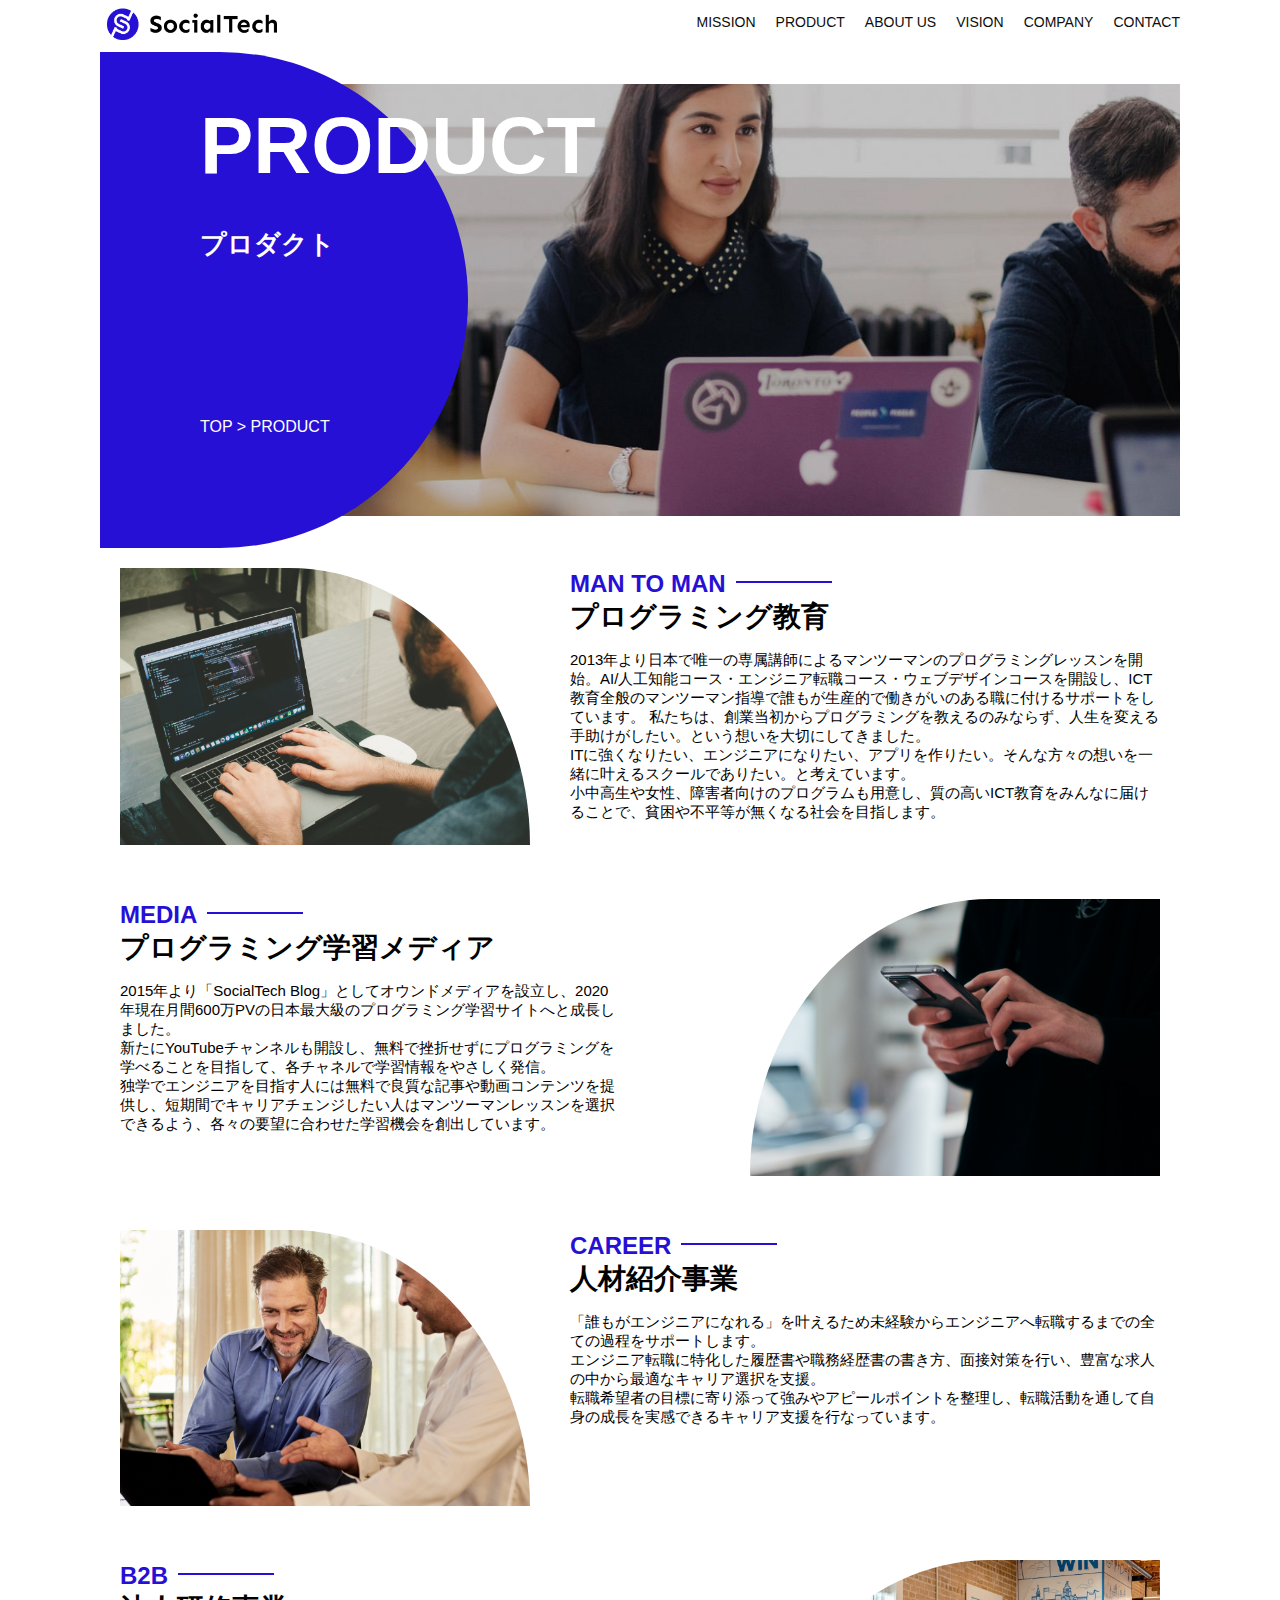
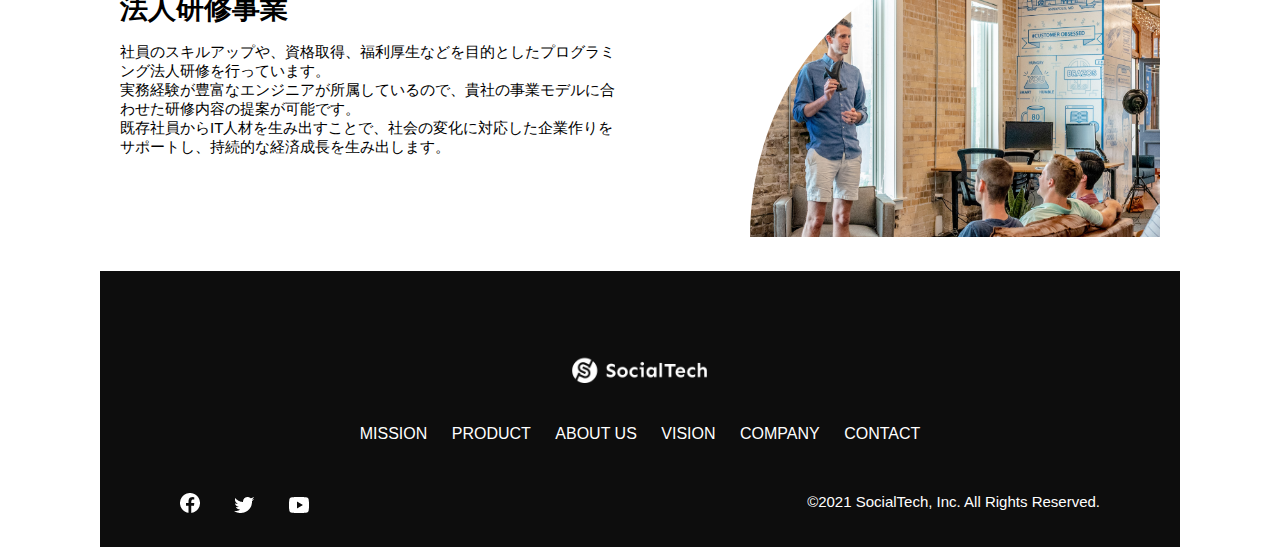
<file: kadai_tutorial_output/socialtech/product.html>
<!DOCTYPE html>
<html>

<head>
    <title>SocialTech -PRODUCT プロダクト-</title>
    <meta charset="UTF-8">
    <meta name="description" content="SocialTechの4つのプロダクトをを紹介します">
    <meta name="viewport" content="width=device-width, initial-scale=1.0">
    <link rel="stylesheet" href="style.css">
</head>

<body>
    <header>
        <a href="index.html" id="logo">
            <img src="images/logo.png" alt="トップページに戻る">
        </a>
        <nav id="nav-pc">
            <ul>
                <li><a href="mission.html">MISSION</a></li>
                <li><a href="product.html">PRODUCT</a></li>
                <li><a href="index.html#aboutus">ABOUT US</a></li>
                <li><a href="index.html#bision">VISION</a></li>
                <li><a href="index.html#company">COMPANY</a></li>
                <li><a href="index.html#contact">CONTACT</a></li>
            </ul>
        </nav>
        <button id="menu-sp" onclick="document.getElementById('nav-sp').style.display = 'block'">
            <img src="images/button-menu.png" alt="ナビゲーションを開く">
        </button>
        <div id="nav-sp">
            <button id="close" onclick="document.getElementById('nav-sp').style.display = 'none'">
                <img src="images/button-close.png" alt="ナビゲーションを閉じる">
            </button>

            <nav>
                <ul>
                    <li>
                        <a id="logo-sp" href="index.html"
                            onclick="document.getElementById('nav-sp').style.display = 'none'"><img
                                src="images/logo-sp.png" alt="トップページに戻る"></a>
                    </li>
                    <li><a class="menu" href="mission.html"
                            onclick="document.getElementById('nav-sp').style.display = 'none'">MISSION</a></li>
                    <li><a class="menu" href="product.html"
                            onclick="document.getElementById('nav-sp').style.display = 'none'">PRODUCT</a></li>
                    <li><a class="menu" href="index.html#aboutus"
                            onclick="document.getElementById('nav-sp').style.display = 'none'">ABOUT US</a></li>
                    <li><a class="menu" href="index.html#vision"
                            onclick="document.getElementById('nav-sp').style.display = 'none'">VISION</a></li>
                    <li><a class="menu" href="index.html#company"
                            onclick="document.getElementById('nav-sp').style.display = 'none'">COMPANY</a></li>
                    <li><a class="menu" href="index.html#contact"
                            onclick="document.getElementById('nav-sp').style.display = 'none'">CONTACT</a></li>
                </ul>
            </nav>
            <div id="sns">
                <a href="https://www.facebook.com/sejuku2013">
                    <img src="images/button-facebook.png" alt="Facebookのリンク">
                </a>
                <a href="https://twitter.com/samuraijuku">
                    <img src="images/button-twitter.png" alt="Twitterのリンク">
                </a>
                <a href="https://www.youtube.com/channel/UCCFOQO5aDK0xXam4cUQXT8g">
                    <img src="images/button-youtube.png" alt="YouTubeのリンク">
                </a>
            </div>
        </div>
    </header>
    <main>
        <article>
            <section id="product-main">
                <div class="product-main-inner">
                    <div id="product-title">
                        <h1>PRODUCT<br><span>プロダクト</span></h1>
                        <p>TOP > PRODUCT</p>
                    </div>
                </div>
            </section>

            <section class="product-section product-section-left">
                <div class="product-section-img">
                    <img src="images/product/product-mantoman.png" alt="PCでコードを書く男性">
                </div>
                <div class="product-read">
                    <h2 class="product-h2">MAN TO MAN</h2>
                    <h3 class="product-h3">プログラミング教育</h3>
                    <p>
                        2013年より日本で唯一の専属講師によるマンツーマンのプログラミングレッスンを開始。AI/人工知能コース・エンジニア転職コース・ウェブデザインコースを開設し、ICT教育全般のマンツーマン指導で誰もが生産的で働きがいのある職に付けるサポートをしています。 私たちは、創業当初からプログラミングを教えるのみならず、人生を変える手助けがしたい。という想いを大切にしてきました。<br>ITに強くなりたい、エンジニアになりたい、アプリを作りたい。そんな方々の想いを一緒に叶えるスクールでありたい。と考えています。<br>小中高生や女性、障害者向けのプログラムも用意し、質の高いICT教育をみんなに届けることで、貧困や不平等が無くなる社会を目指します。
                    </p>
                </div>
            </section>

            <section class="product-section product-section-right">
                <div class="product-read">
                    <h2 class="product-h2">MEDIA</h2>
                        <h3 class="product-h3">プログラミング学習メディア</h3>
                        <p>2015年より「SocialTech Blog」としてオウンドメディアを設立し、2020年現在月間600万PVの日本最大級のプログラミング学習サイトへと成長しました。<br>新たにYouTubeチャンネルも開設し、無料で挫折せずにプログラミングを学べることを目指して、各チャネルで学習情報をやさしく発信。<br>独学でエンジニアを目指す人には無料で良質な記事や動画コンテンツを提供し、短期間でキャリアチェンジしたい人はマンツーマンレッスンを選択できるよう、各々の要望に合わせた学習機会を創出しています。</p>
                </div>
                <div class="product-section-img">
                    <img src="images/product/product-media.png" alt="スマートフォンを操作する人">
                </div>
            </section>

            <section class="product-section product-section-left">
                <div class="product-section-img">
                    <img src="images/product/product-career.png" alt="笑顔で話し合う2人の男性">
                </div>
                <div class="product-read">
                    <h2 class="product-h2">CAREER</h2>
                    <h3 class="product-h3">人材紹介事業</h3>
                    <p >「誰もがエンジニアになれる」を叶えるため未経験からエンジニアへ転職するまでの全ての過程をサポートします。<br>エンジニア転職に特化した履歴書や職務経歴書の書き方、面接対策を行い、豊富な求人の中から最適なキャリア選択を支援。<br>転職希望者の目標に寄り添って強みやアピールポイントを整理し、転職活動を通して自身の成長を実感できるキャリア支援を行なっています。<br></p>
                </div>
            </section>

            <section class="product-section product-section-right">
                <div class="product-read">
                    <h2 class="product-h2">B2B</h2>
                    <h3 class="product-h3">法人研修事業</h3>
                    <p>社員のスキルアップや、資格取得、福利厚生などを目的としたプログラミング法人研修を行っています。<br>実務経験が豊富なエンジニアが所属しているので、貴社の事業モデルに合わせた研修内容の提案が可能です。<br>既存社員からIT人材を生み出すことで、社会の変化に対応した企業作りをサポートし、持続的な経済成長を生み出します。</p>
                </div>
                <div class="product-section-img">
                    <img src="images/product/product-b2b.png" alt="講演中の男性とそれを聴く人々">
                </div>
            </section>
        </article>
    </main>

    <footer>
        <div id="footer-logo">
            <img src="images/logo-sp.png" alt="SocialTech">
        </div>
        <div id="footer-link">
            <a href="mission.html">MISSION</a>
            <a href="product.html">PRODUCT</a>
            <a href="index.html#aboutus">ABOUT US</a>
            <a href="index.html#vision">VISION</a>
            <a href="index.html#company">COMPANY</a>
            <a href="index.html#contact">CONTACT</a>
        </div>
        <div id="sns-footer">
            <div class="sns-btns">
                <a href="https://www.facebook.com/seijuku2013"><img src="images/button-facebook.png"
                        alt="Facebookのリンク"></a>
                <a href="https://twitter.com/samuraijuku"><img src="images/button-twitter.png" alt="Twitterのリンク"></a>
                <a href="https://www.youtube.com/channel/UCCFOQO5aDK0xXam4cUQXT8g"><img src="images/button-youtube.png"
                        alt="YouTubeのリンク"></a>
            </div>
            <p id="copyright">&copy;2021 SocialTech, Inc. All Rights Reserved.</p>
        </div>
    </footer>
</body>

</html>
</file>
<file: html-css-kadai_013/style.css>
/* PC、スマホ共通スタイル */
body {
  font-family: "Source Sans Pro", "Hiragino Kaku Gothic ProN", Meiryo, Arial,
    sans-serif;
}

p {
  font-size: 15px;
}

#main-visual>img {
  width: 100%;
}

/*================
PC用のスタイル 
=================*/
@media screen and (min-width: 768px) {
  /* 横幅設定 */
  body {
    max-width: 1080px;
    min-width: 960px;
    margin: 0 auto 0 auto;
  }

  /* ヘッダー */
  header {
    display: flex;
    justify-content: space-between;
  }

  /* ナビゲーションのレイアウト */
  #nav-pc {
    text-align: right;
    font-size: 14px;
    padding-top: 15px;
  }

  /* ナビゲーションのリンクの装飾設定 */
  #nav-pc>a {
    text-decoration: none;
    margin-left: 20px;
  }

  #nav-pc>a:link {
    color: #0d0d0d;
  }

  #nav-pc>a:visited {
    color: #0d0d0d;
  }

  #nav-pc>a:hover {
    color: #0d0d0d;
    text-decoration: underline;
  }

  #nav-pc>a:active {
    color: #0d0d0d;
  }

  #menu-sp {
    display: none;
  }

  #nav-sp {
    display: none;
  }
}

@media screen and (max-width: 767px) {
  body {
    min-width: 375px;
    margin: 0;
  }

  #nav-pc {
    display: none;
  }

  #menu-sp {
    float: right;
    padding: 0
  }

  #nav-sp {
    background-color: #ce933e;
    position: absolute;
    left: 0;
    top: 0;
    height: 100%;
    width: 100%;
    display: none;
    z-index: 100;
  }

  #nav-sp ul {
    padding-left: 0;
  }

  #nav-sp li {
    list-style: none;
  }

  #close {
    position: absolute;
    top: 20px;
    right: 20px;
  }

  #logo-sp {
    margin: 80px 0 30px 20px;
  }

  #nav-sp a {
    display: block;
  }

  #nav-sp a:link {
    color: #ffffff;
  }

  #nav-sp a:visited {
    color: #ffffff;
  }

  #nav-sp a:hover {
    color: #ffffff;
    text-decoration: underline;
  }

  #nav-sp a:active {
    color: #ffffff;
  }

  #nav-sp .menu {
    text-decoration: none;
    display: block;
    margin: 0 20px 0 20px;
    height: 44px;
    font-size: 16px;
    background-image: url("images/arrow.png");
    background-repeat: no-repeat;
    background-position: right top;
  }
}
</file>
<file: kadai_tutorial_output/socialtech/style.css>
* {
    box-sizing: border-box;
}

p {
    font-size: 15px;
}

body {
    max-width: 1080px;
    margin: 0 auto 0 auto;
    font-family: "Source Sans Pro", "Hiragino Kaku Gothic ProN", Meiryo, Arial, sans-serif;
}

header {
    display: flex;
    justify-content: space-between;
}

#nav-pc {
    font-size: 14px;
}

#nav-pc ul {
    display: flex;
    padding-left: 0;
}

#nav-pc li {
    list-style: none;
}

#nav-pc a {
    text-decoration: none;
    margin-left: 20px;
    color: #0d0d0d;
}

#nav-pc a:hover {
    text-decoration: underline;
}

#nav-sp, #menu-sp {
    display: none;
}

#main-visual {
    position: relative;
    height: 400px;
}

#main-message {
    position: absolute;
    top: 0;
    left: 0;
    background-color: #2710d5;
    color: #ffffff;
    border-radius: 0 0 476px 0;
    max-width: 620px;
    height: 100%;
    width: 100%;
    z-index: 11;
}

#main-message>h1 {
    font-size: 60px;
    margin: 100px 0 0 50px;
}

#main-message>p {
    font-size: 28px;
    margin: 0 0 0 50px;
}

#main-visual>img {
    max-width: 620px;
    border-radius: 476px 0 0 0;
    position: absolute;
    top: 0;
    right: 0;
    z-index: 10;
}

h2 {
    margin: 40px 0 0 0;
}

h2::after {
    content: url("images/line.png");
    margin-left: 10px;
}

h3 {
    font-size: 27px;
}

#mission {
    margin: 80px auto 80px auto;
}

#mission-flex {
    display: flex;
}

#mission-flex>div {
    width: 50%;
    margin: 20px;
}

#mission-photo {
    width: 100%;
}

#s2dgs {
    margin-top: 50px;
    width: 100%;
}

#product {
    background-color: #fafafa;
    margin: 80px 0 80px 0;
    padding: 10px 40px 0px 40px;
}

#product .product-flex {
    margin-top: 40px;
    display: flex;
}

#product-left {
    width: 50%;
    margin-right: 20px;
}

#product-right {
    width: 50%;
    margin-left: 20px;
    margin-top: 80px;
}

#product-left>div {
    position: relative;
    height: 480px;
    margin-right: 20px;
}

#product-right>div {
    position: relative;
    height: 480px;
    margin-left: 20px;
}

.product-photo {
    width: 100%;
}

.product-explain {
    background-color: #ffffff;
    position: absolute;
    left: 0;
    bottom: 50px;
    margin: 0 40px 0 40px;
    padding: 20px;
    box-shadow: 5px 5px 10px rgba(0, 0, 0, 0.05);
}

.product-explain>span {
    color: #2710d5;
    font-weight: bold;
    font-size: 16px;
    margin: 0;
}

.product-explain>h3 {
    margin: 5px 0 5px 0;
}

.product-explain>p {
    font-size: 14px;
    margin: 0;
}

#product-more {
    text-align: center;
}

#product-more a {
    position: relative;
    bottom: -42px;
}

#aboutus {
    margin: 80px auto 80px auto;
}

#aboutus>div {
    display: flex;
}

.culture-img {
    width: 50%;
    align-self: flex-start;
}

.culture-img2 {
    margin-top: 50px;
    width: 100%;
}

.culture-table {
    margin-right: 50px;
}

.culture-num {
    font-size: 80px;
    color: #2710d5;
    padding: 0 20px 0 0;
}

.culture-table th {
    text-align: left;
    font-size: 28px;
    font-weight: bold;
}

.culture-en {
    color: #2710d5;
    font-size: 24px;
}

.culture-description {
    margin: 0;
}

#vision {
    margin: 80px auto 80px auto;
}

#vision>div {
    display: flex;
    justify-content: space-between;
    flex-wrap: wrap;
}

.vision-box {
    width: 300px;
    height: 300px;
    margin-bottom: 30px;
    position: relative;
}

.vision-box>img {
    width: 100%;
    position: relative;
    z-index: 30;
}

.vision-box>div {
    position: absolute;
    top: 0;
    left: 0;
    z-index: 31;
    margin-right: 20px;
}

.vision-box>div>h4 {
    color: #2710d5;
    font-size: 19px;
    margin: 80px 0 0 0;
}

.vision-box>div>h4::first-letter {
    font-size: 40px;
}

.vision-box>div>h5 {
    font-size: 20px;
    margin: 0 0 0 0;
}

.vision-box>div>p {
    margin: 10px 0 0 0;
}

#company {
    margin: 80px auto 80px auto;
}

#company-table {
    width: 100%;
}

.tableheader {
    text-align: left;
    padding: 20px;
    border-bottom-color: #2710d5;
    border-bottom-width: 1px;
    border-bottom-style: solid;
    width: 100px;
}

.tabelheader-first {
    border-top-color: #2710d5;
    border-top-width: 1px;
    border-top-style: solid;
}

.cell {
    padding: 30px;
    border-bottom-color: #ececec;
    border-bottom-width: 1px;
    border-bottom-style: solid;
}

.cell-first {
    border-top-color: #ececec;
    border-top-width: 1px;
    border-top-style: solid;
}

#company>iframe {
    width: 100%;
    height: 368px;
    margin-top: 40px;
}

#contact {
    margin: 80px auto 80px auto;
}

#contact>form>div {
    display: flex;
    flex-direction: row;
    flex-wrap: wrap;
    padding-bottom: 30px;
}

.contact-heading {
    width: 240px;
    align-self: center;
}

.contact-label {
    font-weight: bold;
}

.contact-span {
    color: #ce2222;
    margin: 0 0 0 20px;
    font-weight: bold;
}

.contact-textbox {
    border-top: 0px;
    border-left: 0px;
    border-right: 0px;
    border-bottom-width: 1px;
    border-bottom-width: 1px;
    border-bottom-color: #707070;
    border-style: solid;
    background-color: #fafafa;
    width: 400px;
    height: 56px;
}

.contact-textarea {
    border-top: 0px;
    border-left: 0px;
    border-right: 0px;
    border-bottom-width: 1px;
    border-bottom-color: #707070;
    background-color: #fafafa;
    width: 400px;
    height: 200px;
}

#contact dt {
    font-weight: bold;
}

#contact dd {
    margin: 0 0 16px 0;
}

#contact dd p {
    margin: 0;
}

#contact dd ul {
    padding-left: 0;
}

#contact dd li {
    margin-bottom: 0;
    list-style: none;
}

footer {
    background-color: #0d0d0d;
    text-align: center;
    padding: 80px 80px 30px 80px;
}

#footer-logo {
    margin-bottom: 30px;
}

#footer-link {
    margin-bottom: 50px;
}

#footer-link>a {
    text-decoration: none;
    margin: 10px;
    color: #ffffff;
}

#footer-link>a:hover {
    text-decoration: underline;
}

#sns-footer {
    display: flex;
    justify-content: space-between;
    text-align: left;
}

#sns-footer a {
    margin-right: 30px;
}

#copyright {
    color: #ffffff;
    margin: 0;
}

.mission-main-inner {
    background-image: url("images/mission/mission-main.png");
    background-repeat: no-repeat;
    background-position-y: center;
}

#mission-title {
    background-color: #2710d5;
    width: 368px;
    color: #ffffff;
    height: 496px;
    border-radius: 0 248px 248px 0;
    position: relative;
}

#mission-title h1 {
    position: absolute;
    top: 0;
    left: 100px;
    font-size: 80px;
    line-height: 1;
}

#mission-title h1 span {
    font-size: 26px;
}

#mission-title > p {
    position: absolute;
    top: 350px;
    left: 100px;
    font-size: 16px;
}

#mission-s2dgs {
    padding: 20px;
}

.mission-h2 {
    color: #2710d5;
    font-size: 40px;
}

.mission-h2::after {
    content: none;
}

#mission-five-goals {
    padding: 20px;
    display: flex;
}

#mission-five-goals .five-goals-image {
    width: 30%;
    padding: 20px;
}

#mission-five-goals .five-goals-image img {
    width: 100%;
}

#mission-five-goals .five-goals-read {
    width: 70%;
    padding: 20px;
}

#mission-five-goals .five-goals-read > div {
    margin-bottom: 40px;
}

.fivegoals-image-right {
    float: right;
    margin: 20px;
}

.fivegoals-image-left {
    float: left;
    margin: 20px;
}

.fivegoals-number {
    color: #2710d5;
    font-size: 48px;
    font-weight: bold;
    margin: 0;
}

.fivegoals-h3 {
    font-size: 28px;
    margin: 0;
}

.fivegoals-p {
    margin: 0;
}

.product-main-inner {
    background-image: url("images/product/product-main.png");
    background-repeat: no-repeat;
    background-position-y: center;
}

#product-title {
    background-color: #2710d5;
    width: 368px;
    color: #ffffff;
    height: 496px;
    border-radius: 0 248px 248px 0;
    position: relative;
}

#product-title h1 {
    position: absolute;
    top: 0;
    left: 100px;
    font-size: 80px;
    line-height: 1;
}

#product-title h1 span {
    font-size: 26px;
}

#product-title > p {
    position: absolute;
    top: 350px;
    left: 100px;
    font-size: 16px;
}

.product-section {
    display: flex;
    padding: 20px 20px 0;
}

.product-section .product-section-img {
    width: 450px;
}

.product-section-left .product-section-img img {
    width: 100%;
    padding: 0 40px 30px 0;
    border-radius: 0 432px 0 0;
}

.product-section-left .product-read {
    width: 50%;;
    flex-grow: 1;
}

.product-section-left .product-read p {
    margin-bottom: 0;
}

.product-section-right {
    justify-content: space-between;
}

.product-section-right .product-section-img img {
    width: 100%;
    padding: 0 0 30px 40px;
    border-radius: 432px 0 0 0;
}

.product-section-right .product-read {
    width: 500px;
}

.product-h2 {
    color: #2710d5;
    font-size: 24px;
    margin: 0;
}

.product-h3 {
    font-size: 28px;
    margin: 0;
}

@media screen and (max-width: 767px) {
    #nav-pc {
        display: none;
    }

    #menu-sp {
        display: block;
        background-color: transparent;
        float: right;
        padding: 0;
        border: none;
    }

    #nav-sp {
        background-color: #2710d5;
        position: fixed;
        left: 0;
        top: 0;
        height: 100%;
        width: 100%;
        display: none;
        z-index: 100;
    }

    #close {
        position: absolute;
        top: 20px;
        right: 20px;
        background-color: transparent;
        border: none;
    }

    #nav-sp nav ul {
        padding-left: 0;
    }

    #nav-sp nav li {
        list-style: none;
    }


    #logo-sp {
        margin: 80px 0 30px 20px;
    }

    #nav-sp nav a {
        display: block;
        color: #ffffff;
    }

    #nav-sp nav a:hover {
        text-decoration: underline;
    }

    #nav-sp .menu {
        text-decoration: none;
        margin: 0 20px 0 20px;
        height: 44px;
        font-size: 16px;
        background-image: url("images/arrow.png");
        background-repeat: no-repeat;
        background-position: right top;
    }

    #sns {
        position: absolute;
        bottom: 20px;
        left: 20px;
    }

    #sns>a {
        margin-right: 30px;
    }

    #main-visual {
        position: relative;
        height: 470px;
    }

    #main-visual > div {
        text-align: center;
        height: 280px;
    }

    #main-visual > h1 {
        font-size: 28px;
        margin: 90px 0 0 0;
    }

    #main-visual > div > p {
        margin: 0;
        font-size: 15px;
    }

    #main-visual > img {
        width: 100%;
        border-radius: 476px 0 0 0;
        top: auto;
        bottom: 0;
    }

    h2 {
        margin: 15px 0 15px 0;
    }

    h3 {
        font-size: 24px;
        margin: 10px 0 0 0;
    }

    #mission {
        margin: 20px 0 20px 0;
        padding: 0 20px 0 20px;
    }

    #mission-flex {
        flex-direction: column;
    }

    #mission-flex > div {
        width: 100%;
        margin: 0;
    }

    #product {
        margin: 0;
        padding: 10px 20px 0 20px;
    }

    #product .product-flex {
        flex-direction: column;
        margin-top: 0;
    }

    #product-left,
    #product-right {
        width: 100%;
        margin: 0;
    }

    #product-left > div,
    #product-right > div {
        height: auto;
        margin: 0;
    }

    .product-explain {
        position: relative;
        margin: 0;
    }

    .product-explain > h3 {
        margin: 10px 0 10px 0;
        font-size: 24px;
    }

    #product-more {
        text-align: left;
    }

    #aboutus {
        margin: 80px 20px 80px 20px;
    }

    #aboutus > div {
        flex-direction: column;
    }

    .culture-table th {
        font-size: 16px;
    }

    .culture-table {
        margin-right: 0;
        padding-right: 20px;
        order: 2;
    }

    .culture-img {
        width: 100%;
        order: 1;
    }

    .culture-img2 {
        margin-top: 0;
    }

    .culture-num {
        padding: 0;
    }

    .culture-description {
        margin: 0;
    }

    #vision {
        margin: 80px 20px 80px 20px;
    }

    .vision-box > img {
        position: absolute;
        top: 0;
        left: 0;
    }

    .vision-box > div > h4 {
        margin: 60px 0 0 0;
    }

    #company {
        margin: 0 20px 0 20px;
    }

    #company > h3 {
        margin-bottom: 20px;
    }

    .tableheader {
        width: 50px;
    }

    .cell {
        padding: 20px;
    }

    #company > iframe {
        height: 240px;
    }

    #contact {
        margin: 80px 20px 80px 20px;
    }

    #contact > h3 {
        margin-bottom: 20px;
    }

    #contact > form > div {
        flex-direction: column;
        margin-bottom: 20px;
    }

    .contact-heading {
        align-self: auto;
        margin-bottom: 20px;
    }

    .contact-textbox {
        min-width: 300px;
        width: 100%;
    }

    .contact-textarea {
        height: 150px;
        width: 100%;
    }

    .radiobutton {
        margin-bottom: 20px;
    }

    footer {
        padding: 30px 20px 50px 20px;
        text-align: left;
    }

    #footer-link > a {
        margin: 0 20px 30px 0;
        display: block;
        background-image: url("images/arrow.png");
        background-repeat: no-repeat;
        background-position: right top;
    }

    #footer-link > a:hover {
        text-decoration: underline;
    }

    #sns-footer {
        flex-direction: column;
        justify-content: flex-start;
    }

    #copyright {
        font-size: 12px;
        margin-top: 30px;
    }

    #mission-main {
        height: 256px;
        margin-top: 4%;
        position: relative;
    }

    .mission-main-inner {
        height: 80%;
        background-size: cover;
    }

    #mission-title {
        width: 136px;
        height: 256px;
        position: absolute;
        top: -10%;
    }

    #mission-title h1 {
        left: 20px;
        font-size: 40px;
    }

    #mission-title h1 span {
        font-size: 18px;
    }

    #mission-title > p {
        top: 180px;
        left: 20px;
        font-size: 13px;
    }

    .mission-h2 {
        font-size: 38px;
        margin: 0px;
    }

    .mission-h2::after {
        content: none;
    }

    #mission-s2dgs > img {
        width: 100%;
    }

    #mission-five-goals {
        flex-direction: column;
    }

    #mission-five-goals > div {
        padding: 0;
    }

    #mission-five-goals .five-goals-image,
    #mission-five-goals .five-goals-read {
        width: 100%;
        padding: 0;
    }

    #mission-five-goals .five-goals-read > div {
        display: flex;
        flex-direction: column;
    }

    .fivegoals-image-right,
    .fivegoals-image-left {
        align-self: center;
    }

    #product-main {
        height: 256px;
        margin-top: 4%;
        position: relative;
    }

    .product-main-inner {
        height: 80%;
        background-size: cover;
    }

    #product-title {
        width: 136px;
        height: 256px;
        position: absolute;
        top: -10%;
    }

    #product-title h1 {
        left: 20px;
        font-size: 40px;
    }

    #product-title h1 span {
        font-size: 18px;
    }

    #product-title > p {
        top: 180px;
        left: 20px;
        font-size: 13px;
    }

    .product-section {
        flex-direction: column;
    }

    .product-section .product-section-img {
        width: 100%;
    }

    .product-section .product-section-img img {
        width: 100%;
        padding: 0;
    }

    .product-section-left .product-section-img img {
        border-radius: 0 300px 0 0;
    }

    .product-section-left .product-read {
        width: 100%;
        flex-grow: 1;
    }

    .product-section-right .product-section-img img {
        order: 1;
        border-radius: 300px 0 0 0;
    }

    .product-section-right .product-read {
        order: 2;
        width: 100%;
    }
}
</file>
